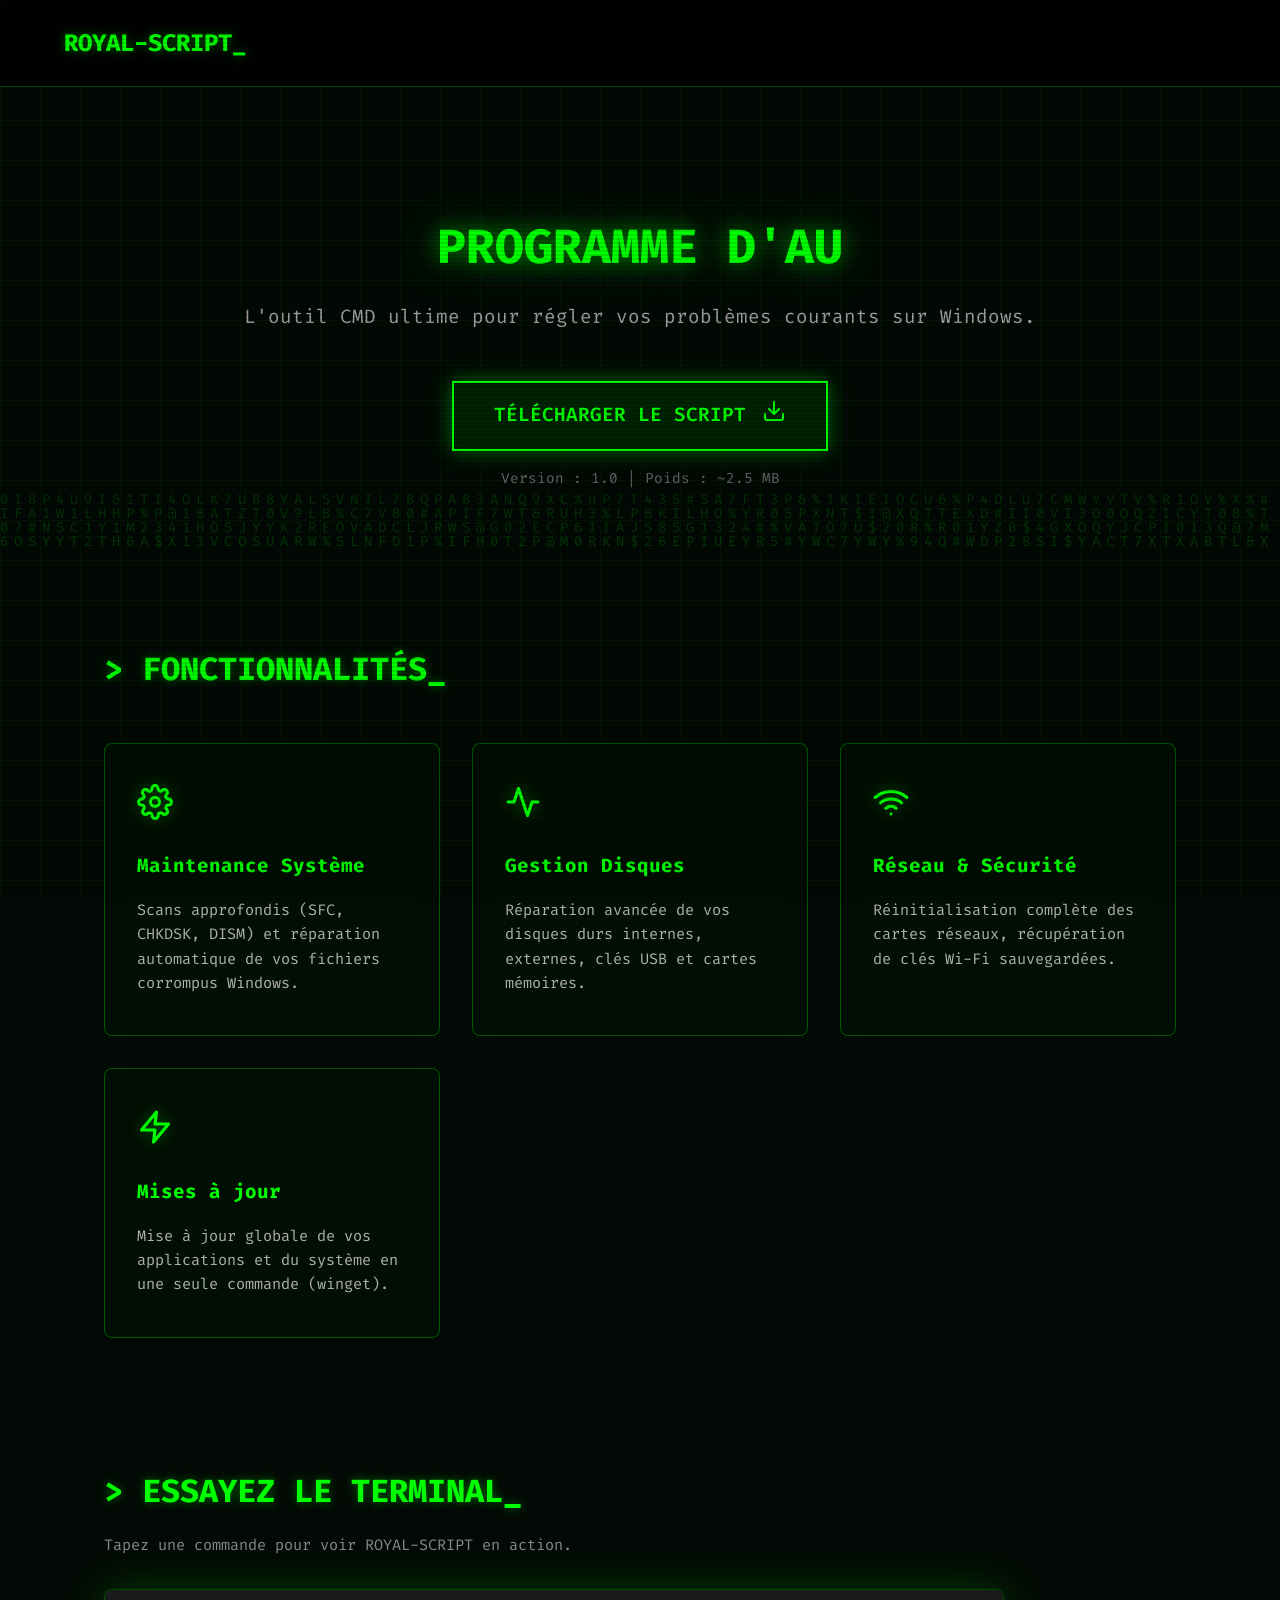
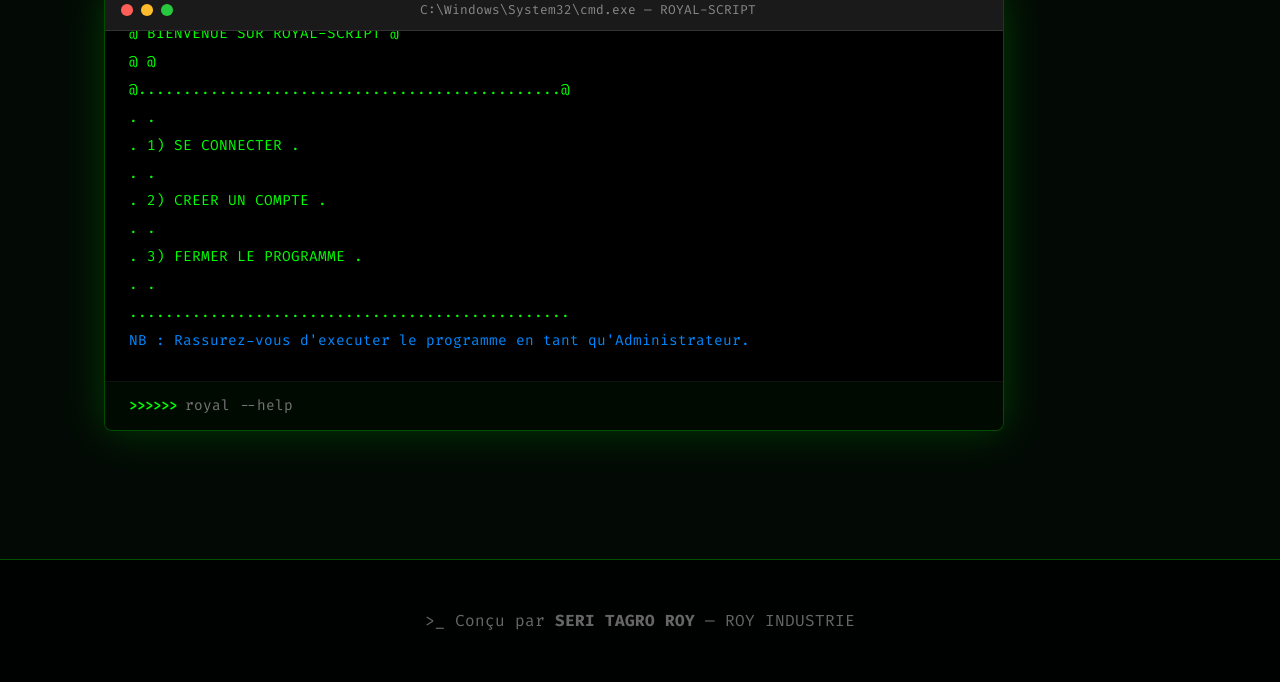
<file: index.html>
<!DOCTYPE html>
<html lang="fr">
<head>
    <meta charset="UTF-8">
    <meta name="viewport" content="width=device-width, initial-scale=1.0">
    <link rel="icon" type="image/x-icon" href="favicon.ico?v=2">
    <meta name="google-site-verification" content="1qHj1eNOI82cDLLtAVMZNNaa6sPlAQ3xJZtIIyXcKfk" />
    <meta name="description" content="ROYAL-SCRIPT - L'outil ultime de maintenance et d'automatisation pour Windows. Réparez vos disques, mettez à jour votre système et optimisez votre PC.">
    <meta name="keywords" content="ROYAL-SCRIPT, script windows, cmd, automatisation, maintenance pc, SERI TAGRO ROY, réparation windows, cybersécurité, hacker script, batch">
    <meta name="author" content="SERI TAGRO ROY, ROY INDUSTRIE">
    
    <!-- Open Graph (Pour Facebook, LinkedIn, Discord, etc.) -->
    <meta property="og:title" content="ROYAL-SCRIPT | by SERI TAGRO ROY">
    <meta property="og:description" content="L'outil CMD ultime pour régler vos problèmes courants sur Windows. Maintenance, réseau, et automatisation.">
    <meta property="og:type" content="website">
    <meta property="og:url" content="https://royal-script-windows.vercel.app/">
    
    <!-- Twitter Card -->
    <meta name="twitter:card" content="summary_large_image">
    <meta name="twitter:title" content="ROYAL-SCRIPT | by SERI TAGRO ROY">
    <meta name="twitter:description" content="L'outil CMD ultime pour régler vos problèmes courants sur Windows.">
    
    <title>ROYAL-SCRIPT | by SERI TAGRO ROY</title>
    <link rel="stylesheet" href="style.css">
    <link rel="preconnect" href="https://fonts.googleapis.com">
    <link rel="preconnect" href="https://fonts.gstatic.com" crossorigin>
    <link href="https://fonts.googleapis.com/css2?family=Fira+Code:wght@400;600;700&display=swap" rel="stylesheet">
</head>
<body>
    <!-- Matrix Rain Canvas -->
    <canvas id="matrix-canvas"></canvas>

    <div class="animated-bg"></div>
    <div class="scanlines"></div>

    <header>
        <div class="logo-group">
            <div class="logo glitch-element" data-text="ROYAL-SCRIPT">ROYAL-SCRIPT<span>_</span></div>
            <span id="author-typewriter-text" class="author-tagline"></span>
        </div>
    </header>

    <main>
        <!-- Hero Section -->
        <section class="hero">
            <h1 id="typewriter-text"></h1>
            <p class="subtitle">L'outil CMD ultime pour régler vos problèmes courants sur Windows.</p>
            <div class="cta-container">
                <!-- Ancien lien ZIP : https://github.com/seritagroroy-oss/Script-Windows/raw/main/ROYAL-SCRIPT.zip -->
                <!-- Ancien lien repo : https://github.com/seritagroroy-oss/Royal-Script-Windows/raw/main/ROYAL-SCRIPT.zip -->
                <a href="https://github.com/seritagroroy-oss/Script-Windows/raw/main/Royal-Script.exe" id="download-btn" class="btn-download sound-click">
                    <span class="btn-text">TÉLÉCHARGER LE SCRIPT</span>
                    <span class="btn-icon">
                        <svg xmlns="http://www.w3.org/2000/svg" width="24" height="24" viewBox="0 0 24 24" fill="none" stroke="currentColor" stroke-width="2" stroke-linecap="round" stroke-linejoin="round"><path d="M21 15v4a2 2 0 0 1-2 2H5a2 2 0 0 1-2-2v-4"></path><polyline points="7 10 12 15 17 10"></polyline><line x1="12" y1="15" x2="12" y2="3"></line></svg>
                    </span>
                </a>
                <p class="version">Version : 1.0 | Poids : ~2.5 MB</p>
            </div>
        </section>

        <!-- Features Section -->
        <section class="features">
            <h2 class="glitch-element" data-text="> FONCTIONNALITÉS_">> FONCTIONNALITÉS_</h2>
            <div class="grid">
                <div class="card tilt-element sound-hover">
                    <div class="card-content">
                        <div class="card-icon">
                            <svg xmlns="http://www.w3.org/2000/svg" width="36" height="36" viewBox="0 0 24 24" fill="none" stroke="currentColor" stroke-width="2" stroke-linecap="round" stroke-linejoin="round"><circle cx="12" cy="12" r="3"></circle><path d="M19.4 15a1.65 1.65 0 0 0 .33 1.82l.06.06a2 2 0 0 1 0 2.83 2 2 0 0 1-2.83 0l-.06-.06a1.65 1.65 0 0 0-1.82-.33 1.65 1.65 0 0 0-1 1.51V21a2 2 0 0 1-2 2 2 2 0 0 1-2-2v-.09A1.65 1.65 0 0 0 9 19.4a1.65 1.65 0 0 0-1.82.33l-.06.06a2 2 0 0 1-2.83 0 2 2 0 0 1 0-2.83l.06-.06a1.65 1.65 0 0 0 .33-1.82 1.65 1.65 0 0 0-1.51-1H3a2 2 0 0 1-2-2 2 2 0 0 1 2-2h.09A1.65 1.65 0 0 0 4.6 9a1.65 1.65 0 0 0-.33-1.82l-.06-.06a2 2 0 0 1 0-2.83 2 2 0 0 1 2.83 0l.06.06a1.65 1.65 0 0 0 1.82.33H9a1.65 1.65 0 0 0 1-1.51V3a2 2 0 0 1 2-2 2 2 0 0 1 2 2v.09a1.65 1.65 0 0 0 1 1.51 1.65 1.65 0 0 0 1.82-.33l.06-.06a2 2 0 0 1 2.83 0 2 2 0 0 1 0 2.83l-.06.06a1.65 1.65 0 0 0-.33 1.82V9a1.65 1.65 0 0 0 1.51 1H21a2 2 0 0 1 2 2 2 2 0 0 1-2 2h-.09a1.65 1.65 0 0 0-1.51 1z"></path></svg>
                        </div>
                        <h3>Maintenance Système</h3>
                        <p>Scans approfondis (SFC, CHKDSK, DISM) et réparation automatique de vos fichiers corrompus Windows.</p>
                    </div>
                </div>
                <div class="card tilt-element sound-hover">
                    <div class="card-content">
                        <div class="card-icon">
                            <svg xmlns="http://www.w3.org/2000/svg" width="36" height="36" viewBox="0 0 24 24" fill="none" stroke="currentColor" stroke-width="2" stroke-linecap="round" stroke-linejoin="round"><path d="M22 12h-4l-3 9L9 3l-3 9H2"></path></svg>
                        </div>
                        <h3>Gestion Disques</h3>
                        <p>Réparation avancée de vos disques durs internes, externes, clés USB et cartes mémoires.</p>
                    </div>
                </div>
                <div class="card tilt-element sound-hover">
                    <div class="card-content">
                        <div class="card-icon">
                            <svg xmlns="http://www.w3.org/2000/svg" width="36" height="36" viewBox="0 0 24 24" fill="none" stroke="currentColor" stroke-width="2" stroke-linecap="round" stroke-linejoin="round"><path d="M5 12.55a11 11 0 0 1 14.08 0"></path><path d="M1.42 9a16 16 0 0 1 21.16 0"></path><path d="M8.53 16.11a6 6 0 0 1 6.95 0"></path><line x1="12" y1="20" x2="12.01" y2="20"></line></svg>
                        </div>
                        <h3>Réseau & Sécurité</h3>
                        <p>Réinitialisation complète des cartes réseaux, récupération de clés Wi-Fi sauvegardées.</p>
                    </div>
                </div>
                <div class="card tilt-element sound-hover">
                    <div class="card-content">
                        <div class="card-icon">
                            <svg xmlns="http://www.w3.org/2000/svg" width="36" height="36" viewBox="0 0 24 24" fill="none" stroke="currentColor" stroke-width="2" stroke-linecap="round" stroke-linejoin="round"><polygon points="13 2 3 14 12 14 11 22 21 10 12 10 13 2"></polygon></svg>
                        </div>
                        <h3>Mises à jour</h3>
                        <p>Mise à jour globale de vos applications et du système en une seule commande (winget).</p>
                    </div>
                </div>
            </div>
        </section>

        <!-- Interactive Terminal Section -->
        <section class="terminal-section">
            <h2 class="glitch-element" data-text="> ESSAYEZ LE TERMINAL_">> ESSAYEZ LE TERMINAL_</h2>
            <p class="terminal-desc">Tapez une commande pour voir ROYAL-SCRIPT en action.</p>
            <div class="terminal-window">
                <div class="terminal-bar">
                    <span class="dot red"></span>
                    <span class="dot yellow"></span>
                    <span class="dot green"></span>
                    <span class="terminal-title">C:\Windows\System32\cmd.exe — ROYAL-SCRIPT</span>
                </div>
                <div id="terminal-output">
                    <p><span class="prompt">C:\Users\PC></span> <span class="cmd-hint">Tapez une commande ci-dessous...</span></p>
                </div>
                <div class="terminal-input-row">
                    <span class="prompt">C:\Users\PC></span>
                    <input type="text" id="terminal-input" autocomplete="off" spellcheck="false" placeholder="royal --help">
                </div>
            </div>
        </section>
    </main>

    <footer>
        <p>>_ Conçu par <strong>SERI TAGRO ROY</strong> — ROY INDUSTRIE</p>
    </footer>

    <script src="main.js"></script>
</body>
</html>
</file>
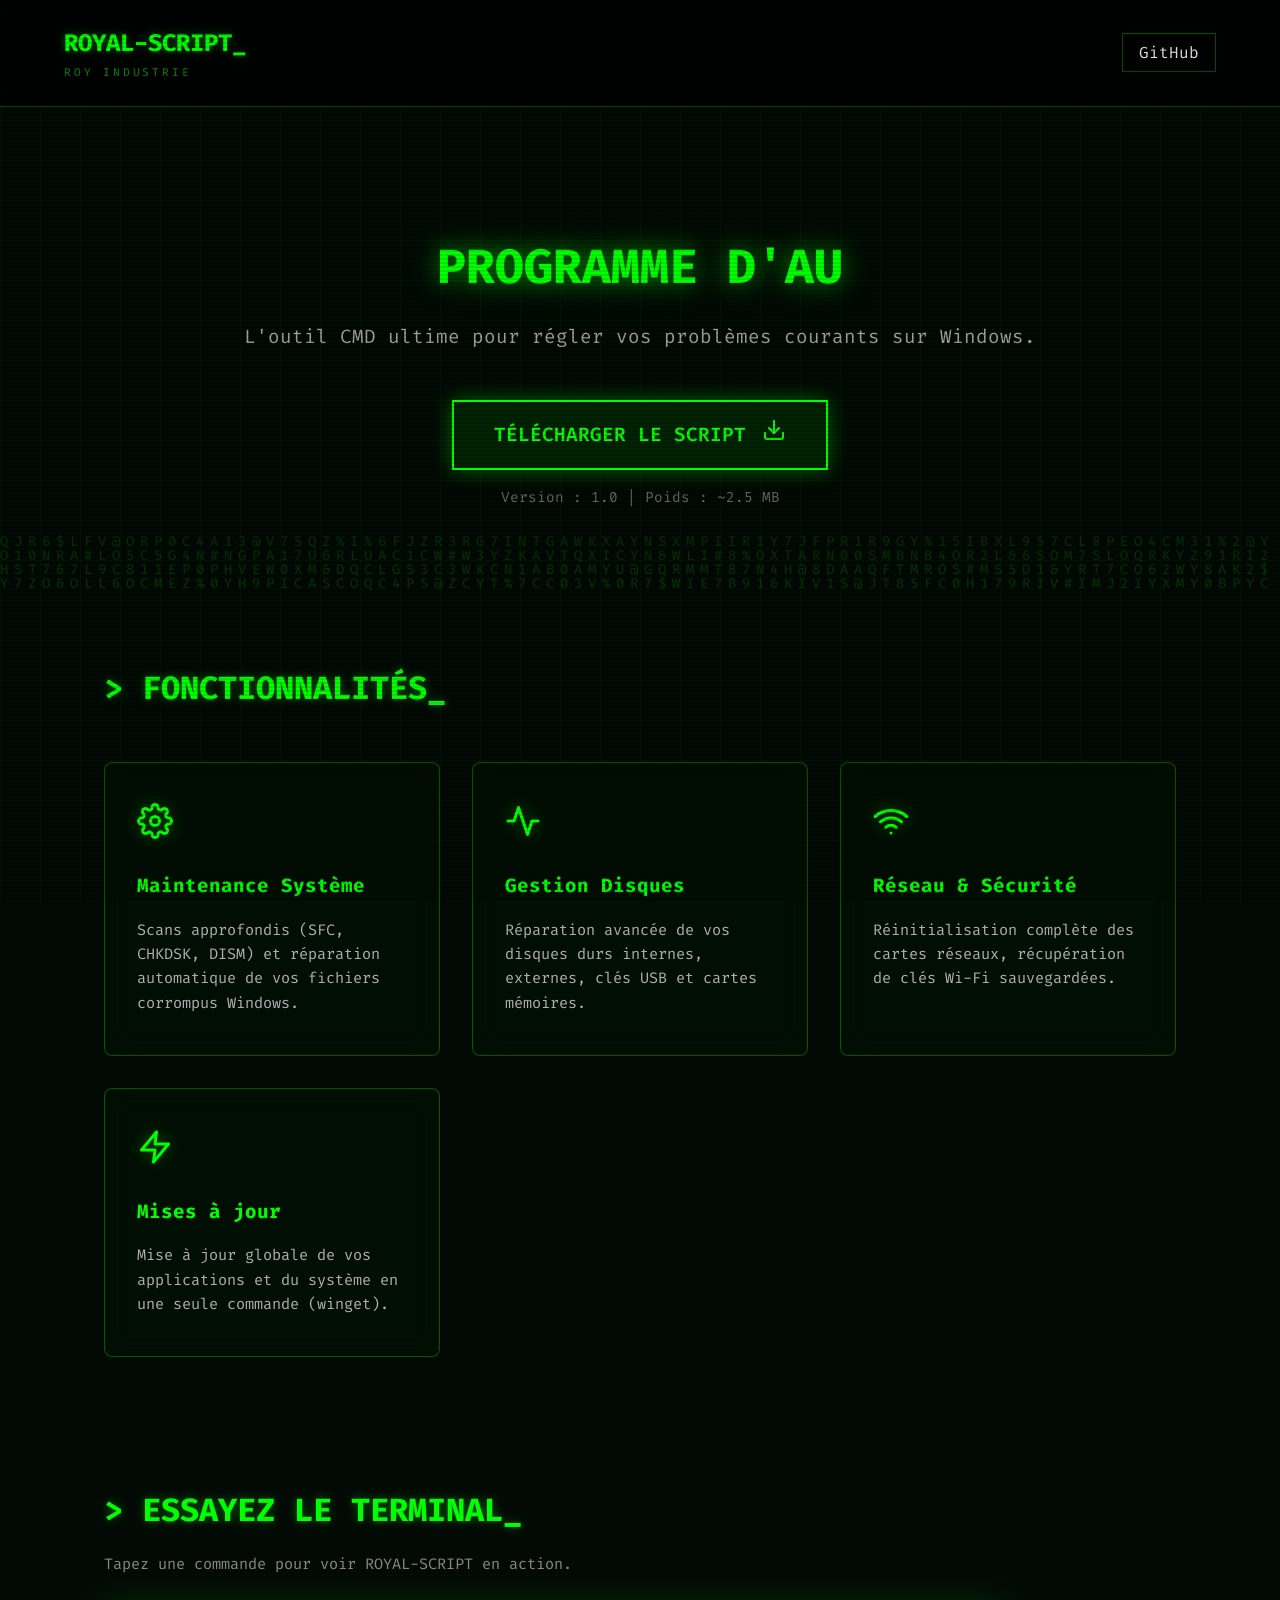
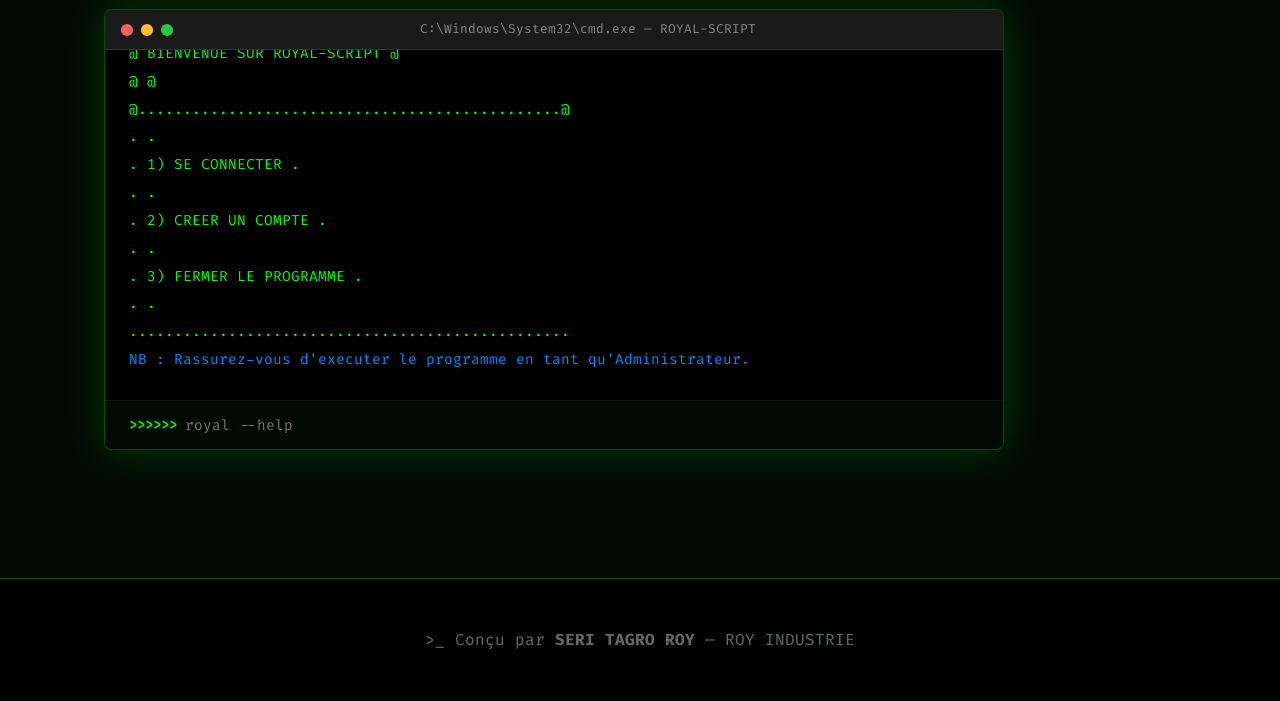
<file: website/index.html>
<!DOCTYPE html>
<html lang="fr">
<head>
    <meta charset="UTF-8">
    <meta name="viewport" content="width=device-width, initial-scale=1.0">
    <meta name="description" content="ROYAL-SCRIPT - L'outil ultime de maintenance et d'automatisation pour Windows.">
    <title>ROYAL-SCRIPT | by SERI TAGRO ROY</title>
    <link rel="stylesheet" href="style.css">
    <link rel="preconnect" href="https://fonts.googleapis.com">
    <link rel="preconnect" href="https://fonts.gstatic.com" crossorigin>
    <link href="https://fonts.googleapis.com/css2?family=Fira+Code:wght@400;600;700&display=swap" rel="stylesheet">
</head>
<body>
    <!-- Matrix Rain Canvas -->
    <canvas id="matrix-canvas"></canvas>

    <div class="animated-bg"></div>
    <div class="scanlines"></div>

    <header>
        <div class="logo-group">
            <div class="logo glitch-element" data-text="ROYAL-SCRIPT">ROYAL-SCRIPT<span>_</span></div>
            <div class="logo-tagline">ROY INDUSTRIE</div>
        </div>
        <nav>
            <!-- Ancien lien : https://github.com/seritagroroy-oss/Script-Windows -->
            <a href="https://github.com/seritagroroy-oss/Royal-Script-Windows" target="_blank" class="github-link sound-hover">GitHub</a>
        </nav>
    </header>

    <main>
        <!-- Hero Section -->
        <section class="hero">
            <h1 id="typewriter-text"></h1>
            <p class="subtitle">L'outil CMD ultime pour régler vos problèmes courants sur Windows.</p>
            <div class="cta-container">
                <!-- Ancien lien ZIP : https://github.com/seritagroroy-oss/Script-Windows/raw/main/ROYAL-SCRIPT.zip -->
                <!-- Ancien lien repo : https://github.com/seritagroroy-oss/Royal-Script-Windows/raw/main/ROYAL-SCRIPT.zip -->
                <a href="https://github.com/seritagroroy-oss/Script-Windows/raw/main/Royal-Script.exe" id="download-btn" class="btn-download sound-click">
                    <span class="btn-text">TÉLÉCHARGER LE SCRIPT</span>
                    <span class="btn-icon">
                        <svg xmlns="http://www.w3.org/2000/svg" width="24" height="24" viewBox="0 0 24 24" fill="none" stroke="currentColor" stroke-width="2" stroke-linecap="round" stroke-linejoin="round"><path d="M21 15v4a2 2 0 0 1-2 2H5a2 2 0 0 1-2-2v-4"></path><polyline points="7 10 12 15 17 10"></polyline><line x1="12" y1="15" x2="12" y2="3"></line></svg>
                    </span>
                </a>
                <p class="version">Version : 1.0 | Poids : ~2.5 MB</p>
            </div>
        </section>

        <!-- Features Section -->
        <section class="features">
            <h2 class="glitch-element" data-text="> FONCTIONNALITÉS_">> FONCTIONNALITÉS_</h2>
            <div class="grid">
                <div class="card tilt-element sound-hover">
                    <div class="card-content">
                        <div class="card-icon">
                            <svg xmlns="http://www.w3.org/2000/svg" width="36" height="36" viewBox="0 0 24 24" fill="none" stroke="currentColor" stroke-width="2" stroke-linecap="round" stroke-linejoin="round"><circle cx="12" cy="12" r="3"></circle><path d="M19.4 15a1.65 1.65 0 0 0 .33 1.82l.06.06a2 2 0 0 1 0 2.83 2 2 0 0 1-2.83 0l-.06-.06a1.65 1.65 0 0 0-1.82-.33 1.65 1.65 0 0 0-1 1.51V21a2 2 0 0 1-2 2 2 2 0 0 1-2-2v-.09A1.65 1.65 0 0 0 9 19.4a1.65 1.65 0 0 0-1.82.33l-.06.06a2 2 0 0 1-2.83 0 2 2 0 0 1 0-2.83l.06-.06a1.65 1.65 0 0 0 .33-1.82 1.65 1.65 0 0 0-1.51-1H3a2 2 0 0 1-2-2 2 2 0 0 1 2-2h.09A1.65 1.65 0 0 0 4.6 9a1.65 1.65 0 0 0-.33-1.82l-.06-.06a2 2 0 0 1 0-2.83 2 2 0 0 1 2.83 0l.06.06a1.65 1.65 0 0 0 1.82.33H9a1.65 1.65 0 0 0 1-1.51V3a2 2 0 0 1 2-2 2 2 0 0 1 2 2v.09a1.65 1.65 0 0 0 1 1.51 1.65 1.65 0 0 0 1.82-.33l.06-.06a2 2 0 0 1 2.83 0 2 2 0 0 1 0 2.83l-.06.06a1.65 1.65 0 0 0-.33 1.82V9a1.65 1.65 0 0 0 1.51 1H21a2 2 0 0 1 2 2 2 2 0 0 1-2 2h-.09a1.65 1.65 0 0 0-1.51 1z"></path></svg>
                        </div>
                        <h3>Maintenance Système</h3>
                        <p>Scans approfondis (SFC, CHKDSK, DISM) et réparation automatique de vos fichiers corrompus Windows.</p>
                    </div>
                </div>
                <div class="card tilt-element sound-hover">
                    <div class="card-content">
                        <div class="card-icon">
                            <svg xmlns="http://www.w3.org/2000/svg" width="36" height="36" viewBox="0 0 24 24" fill="none" stroke="currentColor" stroke-width="2" stroke-linecap="round" stroke-linejoin="round"><path d="M22 12h-4l-3 9L9 3l-3 9H2"></path></svg>
                        </div>
                        <h3>Gestion Disques</h3>
                        <p>Réparation avancée de vos disques durs internes, externes, clés USB et cartes mémoires.</p>
                    </div>
                </div>
                <div class="card tilt-element sound-hover">
                    <div class="card-content">
                        <div class="card-icon">
                            <svg xmlns="http://www.w3.org/2000/svg" width="36" height="36" viewBox="0 0 24 24" fill="none" stroke="currentColor" stroke-width="2" stroke-linecap="round" stroke-linejoin="round"><path d="M5 12.55a11 11 0 0 1 14.08 0"></path><path d="M1.42 9a16 16 0 0 1 21.16 0"></path><path d="M8.53 16.11a6 6 0 0 1 6.95 0"></path><line x1="12" y1="20" x2="12.01" y2="20"></line></svg>
                        </div>
                        <h3>Réseau & Sécurité</h3>
                        <p>Réinitialisation complète des cartes réseaux, récupération de clés Wi-Fi sauvegardées.</p>
                    </div>
                </div>
                <div class="card tilt-element sound-hover">
                    <div class="card-content">
                        <div class="card-icon">
                            <svg xmlns="http://www.w3.org/2000/svg" width="36" height="36" viewBox="0 0 24 24" fill="none" stroke="currentColor" stroke-width="2" stroke-linecap="round" stroke-linejoin="round"><polygon points="13 2 3 14 12 14 11 22 21 10 12 10 13 2"></polygon></svg>
                        </div>
                        <h3>Mises à jour</h3>
                        <p>Mise à jour globale de vos applications et du système en une seule commande (winget).</p>
                    </div>
                </div>
            </div>
        </section>

        <!-- Interactive Terminal Section -->
        <section class="terminal-section">
            <h2 class="glitch-element" data-text="> ESSAYEZ LE TERMINAL_">> ESSAYEZ LE TERMINAL_</h2>
            <p class="terminal-desc">Tapez une commande pour voir ROYAL-SCRIPT en action.</p>
            <div class="terminal-window">
                <div class="terminal-bar">
                    <span class="dot red"></span>
                    <span class="dot yellow"></span>
                    <span class="dot green"></span>
                    <span class="terminal-title">C:\Windows\System32\cmd.exe — ROYAL-SCRIPT</span>
                </div>
                <div id="terminal-output">
                    <p><span class="prompt">C:\Users\PC></span> <span class="cmd-hint">Tapez une commande ci-dessous...</span></p>
                </div>
                <div class="terminal-input-row">
                    <span class="prompt">C:\Users\PC></span>
                    <input type="text" id="terminal-input" autocomplete="off" spellcheck="false" placeholder="royal --help">
                </div>
            </div>
        </section>
    </main>

    <footer>
        <p>>_ Conçu par <strong>SERI TAGRO ROY</strong> — ROY INDUSTRIE</p>
    </footer>

    <script src="main.js"></script>
</body>
</html>
</file>
<file: style.css>
:root {
    --bg-color: #030a05;
    --text-color: #e0e0e0;
    --primary-color: #0f0;
    --primary-glow: rgba(0, 255, 0, 0.4);
    --secondary-color: #111;
    --card-bg: rgba(0, 20, 0, 0.4);
    --card-border: rgba(0, 255, 0, 0.3);
    --font-mono: 'Fira Code', monospace;
}

* { margin: 0; padding: 0; box-sizing: border-box; }

body {
    background-color: var(--bg-color);
    color: var(--text-color);
    font-family: var(--font-mono);
    line-height: 1.6;
    overflow-x: hidden;
    position: relative;
}

/* Matrix Canvas */
#matrix-canvas {
    position: fixed;
    top: 0;
    left: 0;
    width: 100%;
    height: 100%;
    z-index: 0;
    opacity: 0.18;
}

/* Animated Cyber Grid Background */
.animated-bg {
    position: fixed;
    top: 0; left: 0;
    width: 100vw; height: 100vh;
    background-image:
        linear-gradient(rgba(0, 255, 0, 0.04) 1px, transparent 1px),
        linear-gradient(90deg, rgba(0, 255, 0, 0.04) 1px, transparent 1px);
    background-size: 40px 40px;
    z-index: 1;
    animation: gridMove 25s linear infinite;
    pointer-events: none;
}

@keyframes gridMove {
    0% { transform: translateY(0); }
    100% { transform: translateY(40px); }
}

/* CRT Scanlines */
.scanlines {
    position: fixed;
    top: 0; left: 0;
    width: 100vw; height: 100vh;
    background: repeating-linear-gradient(
        to bottom,
        transparent,
        transparent 2px,
        rgba(0,0,0,0.15) 2px,
        rgba(0,0,0,0.15) 4px
    );
    z-index: 9999;
    pointer-events: none;
    opacity: 0.7;
}

/* ============================
   GLITCH EFFECT
============================= */
.glitch-element {
    position: relative;
}

.glitch-element::before,
.glitch-element::after {
    content: attr(data-text);
    position: absolute;
    top: 0; left: 0;
    width: 100%;
    opacity: 0;
}

.glitch-element::before {
    color: #0ff;
    animation: glitchTop 4s infinite;
    clip-path: polygon(0 0, 100% 0, 100% 35%, 0 35%);
}

.glitch-element::after {
    color: #f0f;
    animation: glitchBottom 4s infinite;
    clip-path: polygon(0 65%, 100% 65%, 100% 100%, 0 100%);
}

@keyframes glitchTop {
    0%, 90%, 100% { opacity: 0; transform: translate(0); }
    91% { opacity: 1; transform: translate(-3px, -2px); }
    93% { opacity: 0; transform: translate(3px, 2px); }
    95% { opacity: 1; transform: translate(-2px, 0); }
    97% { opacity: 0; }
}

@keyframes glitchBottom {
    0%, 92%, 100% { opacity: 0; transform: translate(0); }
    93% { opacity: 1; transform: translate(3px, 2px); }
    95% { opacity: 0; transform: translate(-3px, -1px); }
    97% { opacity: 1; transform: translate(2px, 0); }
    99% { opacity: 0; }
}

/* ============================
   HEADER
============================= */
header {
    display: flex;
    justify-content: space-between;
    align-items: center;
    padding: 1.5rem 5%;
    border-bottom: 1px solid var(--card-border);
    background: rgba(0, 0, 0, 0.7);
    backdrop-filter: blur(10px);
    position: sticky;
    top: 0;
    z-index: 1000;
}

.logo-group {
    display: flex;
    flex-direction: row;
    align-items: baseline;
    gap: 10px;
}

.logo {
    font-size: 1.5rem;
    font-weight: 700;
    color: var(--primary-color);
    text-shadow: 0 0 10px var(--primary-glow);
}

.author-tagline {
    font-size: 0.8rem;
    color: rgba(0, 255, 0, 0.7);
    font-weight: 400;
    text-transform: none;
    letter-spacing: 0;
    margin-left: 10px;
    vertical-align: middle;
}

.logo span { animation: blink 1s step-end infinite; }

@keyframes blink { 50% { opacity: 0; } }

.github-link {
    color: var(--text-color);
    text-decoration: none;
    border: 1px solid var(--card-border);
    padding: 0.5rem 1rem;
    transition: all 0.3s ease;
}

.github-link:hover {
    color: var(--primary-color);
    border-color: var(--primary-color);
    box-shadow: 0 0 15px var(--primary-glow);
    background: rgba(0, 255, 0, 0.1);
}

/* ============================
   MAIN
============================= */
main {
    padding: 2rem 5%;
    max-width: 1200px;
    margin: 0 auto;
    position: relative;
    z-index: 10;
}

/* ============================
   HERO
============================= */
.hero {
    text-align: center;
    padding: 10vh 0;
}

h1 {
    font-size: 3rem;
    color: var(--primary-color);
    margin-bottom: 1rem;
    text-shadow: 0 0 20px var(--primary-glow), 0 0 40px var(--primary-glow);
    min-height: 4rem;
}

.subtitle {
    font-size: 1.2rem;
    color: #a0a0a0;
    margin-bottom: 3rem;
}

.cta-container {
    display: flex;
    flex-direction: column;
    align-items: center;
    gap: 1rem;
}

.btn-download {
    display: inline-flex;
    align-items: center;
    gap: 1rem;
    background: rgba(0, 255, 0, 0.1);
    color: var(--primary-color);
    text-decoration: none;
    padding: 1rem 2.5rem;
    font-size: 1.2rem;
    font-weight: 600;
    font-family: var(--font-mono);
    border: 2px solid var(--primary-color);
    position: relative;
    overflow: hidden;
    transition: all 0.3s ease;
    cursor: pointer;
    box-shadow: 0 0 20px var(--primary-glow);
    backdrop-filter: blur(5px);
}

.btn-download::before {
    content: '';
    position: absolute;
    top: 0; left: -100%;
    width: 100%; height: 100%;
    background: var(--primary-color);
    transition: all 0.4s ease;
    z-index: -1;
}

.btn-download:hover::before { left: 0; }

.btn-download:hover {
    color: #000;
    box-shadow: 0 0 50px var(--primary-glow);
}

.btn-download:hover .btn-icon svg { transform: translateY(4px); }

.btn-icon svg { transition: transform 0.3s ease; }

.version { font-size: 0.9rem; color: #666; }

/* ============================
   FEATURES
============================= */
.features { padding: 4rem 0; }

.features h2 {
    color: var(--primary-color);
    margin-bottom: 3rem;
    font-size: 2rem;
    text-shadow: 0 0 10px var(--primary-glow);
}

.grid {
    display: grid;
    grid-template-columns: repeat(auto-fit, minmax(260px, 1fr));
    gap: 2rem;
    perspective: 1500px;
}

.card {
    background: var(--card-bg);
    border: 1px solid var(--card-border);
    border-radius: 8px;
    backdrop-filter: blur(12px);
    -webkit-backdrop-filter: blur(12px);
    transition: box-shadow 0.3s ease, border-color 0.3s ease, opacity 0.5s ease;
    opacity: 0;
    transform-style: preserve-3d;
    transform: translateY(20px) opacity(0);
    cursor: pointer;
    position: relative;
    overflow: hidden;
}

.card::after {
    content: '';
    position: absolute;
    inset: 0;
    background: radial-gradient(circle at var(--mouse-x, 50%) var(--mouse-y, 50%), rgba(0, 255, 0, 0.08), transparent 60%);
    pointer-events: none;
    opacity: 0;
    transition: opacity 0.3s;
}

.card:hover::after { opacity: 1; }

.card-content {
    padding: 2.5rem 2rem;
}

.card.visible {
    opacity: 1;
    transform: translateY(0);
}

.card:hover {
    box-shadow: 0 10px 40px rgba(0, 255, 0, 0.25);
    border-color: var(--primary-color);
    background: rgba(0, 40, 0, 0.6);
}

.card-icon {
    margin-bottom: 1.5rem;
    color: var(--primary-color);
    filter: drop-shadow(0 0 8px var(--primary-glow));
}

.card h3 {
    color: var(--primary-color);
    margin-bottom: 1rem;
    font-size: 1.2rem;
}

.card p { color: #b0b0b0; font-size: 0.95rem; }

/* ============================
   TERMINAL SECTION
============================= */
.terminal-section {
    padding: 4rem 0 6rem;
}

.terminal-section h2 {
    color: var(--primary-color);
    margin-bottom: 1rem;
    font-size: 2rem;
    text-shadow: 0 0 10px var(--primary-glow);
}

.terminal-desc {
    color: #888;
    margin-bottom: 2rem;
    font-size: 0.95rem;
}

.terminal-window {
    background: #000;
    border: 1px solid var(--card-border);
    border-radius: 8px;
    overflow: hidden;
    box-shadow: 0 0 40px rgba(0, 255, 0, 0.2);
    max-width: 900px;
    font-size: 0.88rem;
}

.terminal-bar {
    background: #1a1a1a;
    padding: 0.6rem 1rem;
    display: flex;
    align-items: center;
    gap: 0.5rem;
    border-bottom: 1px solid #333;
}

.dot {
    width: 12px;
    height: 12px;
    border-radius: 50%;
}

.dot.red { background: #ff5f56; }
.dot.yellow { background: #ffbd2e; }
.dot.green { background: #27c93f; }

.terminal-title {
    margin-left: 0.5rem;
    font-size: 0.8rem;
    color: #888;
    flex: 1;
    text-align: center;
}

#terminal-output {
    padding: 1.5rem;
    min-height: 200px;
    max-height: 350px;
    overflow-y: auto;
    font-size: 0.9rem;
}

#terminal-output p { margin-bottom: 0.3rem; }

.prompt { color: var(--primary-color); margin-right: 0.5rem; font-weight: 600; }
.cmd-hint { color: #555; font-style: italic; }
.cmd-line { color: #ddd; }
.cmd-output { color: #0f0; }
.cmd-error { color: #f55; }
.cmd-info { color: #08f; }

.terminal-input-row {
    padding: 0.8rem 1.5rem;
    display: flex;
    align-items: center;
    border-top: 1px solid #111;
    background: rgba(0, 20, 0, 0.5);
}

#terminal-input {
    background: transparent;
    border: none;
    outline: none;
    color: #ddd;
    font-family: var(--font-mono);
    font-size: 0.9rem;
    flex: 1;
    caret-color: var(--primary-color);
}

/* ============================
   FOOTER
============================= */
footer {
    text-align: center;
    padding: 3rem;
    border-top: 1px solid var(--card-border);
    color: #666;
    background: rgba(0, 0, 0, 0.8);
    position: relative;
    z-index: 10;
}

/* ============================
   RESPONSIVE
============================= */
@media (max-width: 768px) {
    h1 { font-size: 2rem; min-height: 5rem; }
    .hero { padding: 5vh 0; }
    .card { transform: none !important; }
}
</file>
<file: website/style.css>
:root {
    --bg-color: #030a05;
    --text-color: #e0e0e0;
    --primary-color: #0f0;
    --primary-glow: rgba(0, 255, 0, 0.4);
    --secondary-color: #111;
    --card-bg: rgba(0, 20, 0, 0.4);
    --card-border: rgba(0, 255, 0, 0.3);
    --font-mono: 'Fira Code', monospace;
}

* { margin: 0; padding: 0; box-sizing: border-box; }

body {
    background-color: var(--bg-color);
    color: var(--text-color);
    font-family: var(--font-mono);
    line-height: 1.6;
    overflow-x: hidden;
    position: relative;
}

/* Matrix Canvas */
#matrix-canvas {
    position: fixed;
    top: 0;
    left: 0;
    width: 100%;
    height: 100%;
    z-index: 0;
    opacity: 0.18;
}

/* Animated Cyber Grid Background */
.animated-bg {
    position: fixed;
    top: 0; left: 0;
    width: 100vw; height: 100vh;
    background-image:
        linear-gradient(rgba(0, 255, 0, 0.04) 1px, transparent 1px),
        linear-gradient(90deg, rgba(0, 255, 0, 0.04) 1px, transparent 1px);
    background-size: 40px 40px;
    z-index: 1;
    animation: gridMove 25s linear infinite;
    pointer-events: none;
}

@keyframes gridMove {
    0% { transform: translateY(0); }
    100% { transform: translateY(40px); }
}

/* CRT Scanlines */
.scanlines {
    position: fixed;
    top: 0; left: 0;
    width: 100vw; height: 100vh;
    background: repeating-linear-gradient(
        to bottom,
        transparent,
        transparent 2px,
        rgba(0,0,0,0.15) 2px,
        rgba(0,0,0,0.15) 4px
    );
    z-index: 9999;
    pointer-events: none;
    opacity: 0.7;
}

/* ============================
   GLITCH EFFECT
============================= */
.glitch-element {
    position: relative;
}

.glitch-element::before,
.glitch-element::after {
    content: attr(data-text);
    position: absolute;
    top: 0; left: 0;
    width: 100%;
    opacity: 0;
}

.glitch-element::before {
    color: #0ff;
    animation: glitchTop 4s infinite;
    clip-path: polygon(0 0, 100% 0, 100% 35%, 0 35%);
}

.glitch-element::after {
    color: #f0f;
    animation: glitchBottom 4s infinite;
    clip-path: polygon(0 65%, 100% 65%, 100% 100%, 0 100%);
}

@keyframes glitchTop {
    0%, 90%, 100% { opacity: 0; transform: translate(0); }
    91% { opacity: 1; transform: translate(-3px, -2px); }
    93% { opacity: 0; transform: translate(3px, 2px); }
    95% { opacity: 1; transform: translate(-2px, 0); }
    97% { opacity: 0; }
}

@keyframes glitchBottom {
    0%, 92%, 100% { opacity: 0; transform: translate(0); }
    93% { opacity: 1; transform: translate(3px, 2px); }
    95% { opacity: 0; transform: translate(-3px, -1px); }
    97% { opacity: 1; transform: translate(2px, 0); }
    99% { opacity: 0; }
}

/* ============================
   HEADER
============================= */
header {
    display: flex;
    justify-content: space-between;
    align-items: center;
    padding: 1.5rem 5%;
    border-bottom: 1px solid var(--card-border);
    background: rgba(0, 0, 0, 0.7);
    backdrop-filter: blur(10px);
    position: sticky;
    top: 0;
    z-index: 1000;
}

.logo-group {
    display: flex;
    flex-direction: column;
    gap: 0.1rem;
}

.logo {
    font-size: 1.5rem;
    font-weight: 700;
    color: var(--primary-color);
    text-shadow: 0 0 10px var(--primary-glow);
}

.logo-tagline {
    font-size: 0.7rem;
    color: rgba(0, 255, 0, 0.55);
    letter-spacing: 0.25em;
    font-weight: 400;
    text-transform: uppercase;
}

.logo span { animation: blink 1s step-end infinite; }

@keyframes blink { 50% { opacity: 0; } }

.github-link {
    color: var(--text-color);
    text-decoration: none;
    border: 1px solid var(--card-border);
    padding: 0.5rem 1rem;
    transition: all 0.3s ease;
}

.github-link:hover {
    color: var(--primary-color);
    border-color: var(--primary-color);
    box-shadow: 0 0 15px var(--primary-glow);
    background: rgba(0, 255, 0, 0.1);
}

/* ============================
   MAIN
============================= */
main {
    padding: 2rem 5%;
    max-width: 1200px;
    margin: 0 auto;
    position: relative;
    z-index: 10;
}

/* ============================
   HERO
============================= */
.hero {
    text-align: center;
    padding: 10vh 0;
}

h1 {
    font-size: 3rem;
    color: var(--primary-color);
    margin-bottom: 1rem;
    text-shadow: 0 0 20px var(--primary-glow), 0 0 40px var(--primary-glow);
    min-height: 4rem;
}

.subtitle {
    font-size: 1.2rem;
    color: #a0a0a0;
    margin-bottom: 3rem;
}

.cta-container {
    display: flex;
    flex-direction: column;
    align-items: center;
    gap: 1rem;
}

.btn-download {
    display: inline-flex;
    align-items: center;
    gap: 1rem;
    background: rgba(0, 255, 0, 0.1);
    color: var(--primary-color);
    text-decoration: none;
    padding: 1rem 2.5rem;
    font-size: 1.2rem;
    font-weight: 600;
    font-family: var(--font-mono);
    border: 2px solid var(--primary-color);
    position: relative;
    overflow: hidden;
    transition: all 0.3s ease;
    cursor: pointer;
    box-shadow: 0 0 20px var(--primary-glow);
    backdrop-filter: blur(5px);
}

.btn-download::before {
    content: '';
    position: absolute;
    top: 0; left: -100%;
    width: 100%; height: 100%;
    background: var(--primary-color);
    transition: all 0.4s ease;
    z-index: -1;
}

.btn-download:hover::before { left: 0; }

.btn-download:hover {
    color: #000;
    box-shadow: 0 0 50px var(--primary-glow);
}

.btn-download:hover .btn-icon svg { transform: translateY(4px); }

.btn-icon svg { transition: transform 0.3s ease; }

.version { font-size: 0.9rem; color: #666; }

/* ============================
   FEATURES
============================= */
.features { padding: 4rem 0; }

.features h2 {
    color: var(--primary-color);
    margin-bottom: 3rem;
    font-size: 2rem;
    text-shadow: 0 0 10px var(--primary-glow);
}

.grid {
    display: grid;
    grid-template-columns: repeat(auto-fit, minmax(260px, 1fr));
    gap: 2rem;
    perspective: 1500px;
}

.card {
    background: var(--card-bg);
    border: 1px solid var(--card-border);
    border-radius: 8px;
    backdrop-filter: blur(12px);
    -webkit-backdrop-filter: blur(12px);
    transition: box-shadow 0.3s ease, border-color 0.3s ease, opacity 0.5s ease;
    opacity: 0;
    transform-style: preserve-3d;
    transform: translateY(20px) opacity(0);
    cursor: pointer;
    position: relative;
    overflow: hidden;
}

.card::after {
    content: '';
    position: absolute;
    inset: 0;
    background: radial-gradient(circle at var(--mouse-x, 50%) var(--mouse-y, 50%), rgba(0, 255, 0, 0.08), transparent 60%);
    pointer-events: none;
    opacity: 0;
    transition: opacity 0.3s;
}

.card:hover::after { opacity: 1; }

.card-content {
    padding: 2.5rem 2rem;
}

.card.visible {
    opacity: 1;
    transform: translateY(0);
}

.card:hover {
    box-shadow: 0 10px 40px rgba(0, 255, 0, 0.25);
    border-color: var(--primary-color);
    background: rgba(0, 40, 0, 0.6);
}

.card-icon {
    margin-bottom: 1.5rem;
    color: var(--primary-color);
    filter: drop-shadow(0 0 8px var(--primary-glow));
}

.card h3 {
    color: var(--primary-color);
    margin-bottom: 1rem;
    font-size: 1.2rem;
}

.card p { color: #b0b0b0; font-size: 0.95rem; }

/* ============================
   TERMINAL SECTION
============================= */
.terminal-section {
    padding: 4rem 0 6rem;
}

.terminal-section h2 {
    color: var(--primary-color);
    margin-bottom: 1rem;
    font-size: 2rem;
    text-shadow: 0 0 10px var(--primary-glow);
}

.terminal-desc {
    color: #888;
    margin-bottom: 2rem;
    font-size: 0.95rem;
}

.terminal-window {
    background: #000;
    border: 1px solid var(--card-border);
    border-radius: 8px;
    overflow: hidden;
    box-shadow: 0 0 40px rgba(0, 255, 0, 0.2);
    max-width: 900px;
    font-size: 0.88rem;
}

.terminal-bar {
    background: #1a1a1a;
    padding: 0.6rem 1rem;
    display: flex;
    align-items: center;
    gap: 0.5rem;
    border-bottom: 1px solid #333;
}

.dot {
    width: 12px;
    height: 12px;
    border-radius: 50%;
}

.dot.red { background: #ff5f56; }
.dot.yellow { background: #ffbd2e; }
.dot.green { background: #27c93f; }

.terminal-title {
    margin-left: 0.5rem;
    font-size: 0.8rem;
    color: #888;
    flex: 1;
    text-align: center;
}

#terminal-output {
    padding: 1.5rem;
    min-height: 200px;
    max-height: 350px;
    overflow-y: auto;
    font-size: 0.9rem;
}

#terminal-output p { margin-bottom: 0.3rem; }

.prompt { color: var(--primary-color); margin-right: 0.5rem; font-weight: 600; }
.cmd-hint { color: #555; font-style: italic; }
.cmd-line { color: #ddd; }
.cmd-output { color: #0f0; }
.cmd-error { color: #f55; }
.cmd-info { color: #08f; }

.terminal-input-row {
    padding: 0.8rem 1.5rem;
    display: flex;
    align-items: center;
    border-top: 1px solid #111;
    background: rgba(0, 20, 0, 0.5);
}

#terminal-input {
    background: transparent;
    border: none;
    outline: none;
    color: #ddd;
    font-family: var(--font-mono);
    font-size: 0.9rem;
    flex: 1;
    caret-color: var(--primary-color);
}

/* ============================
   FOOTER
============================= */
footer {
    text-align: center;
    padding: 3rem;
    border-top: 1px solid var(--card-border);
    color: #666;
    background: rgba(0, 0, 0, 0.8);
    position: relative;
    z-index: 10;
}

/* ============================
   RESPONSIVE
============================= */
@media (max-width: 768px) {
    h1 { font-size: 2rem; min-height: 5rem; }
    .hero { padding: 5vh 0; }
    .card { transform: none !important; }
}
</file>
